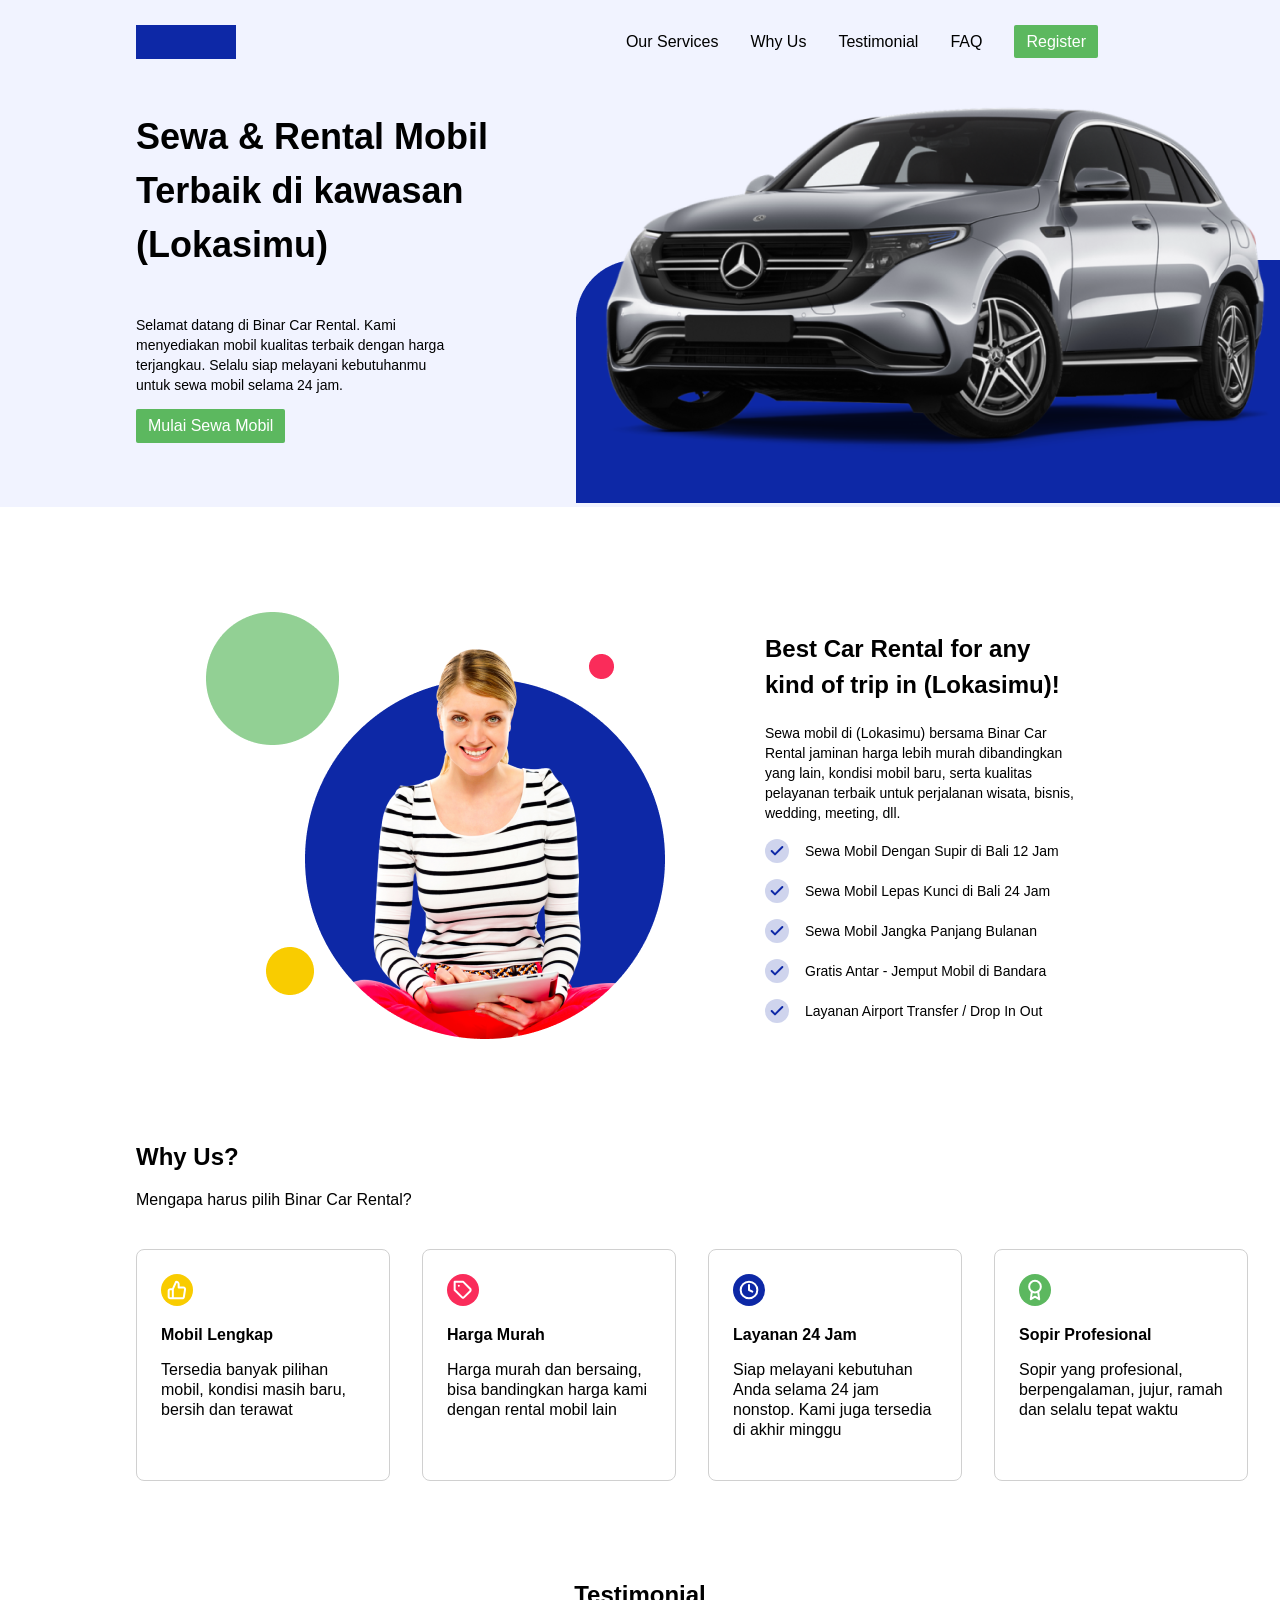
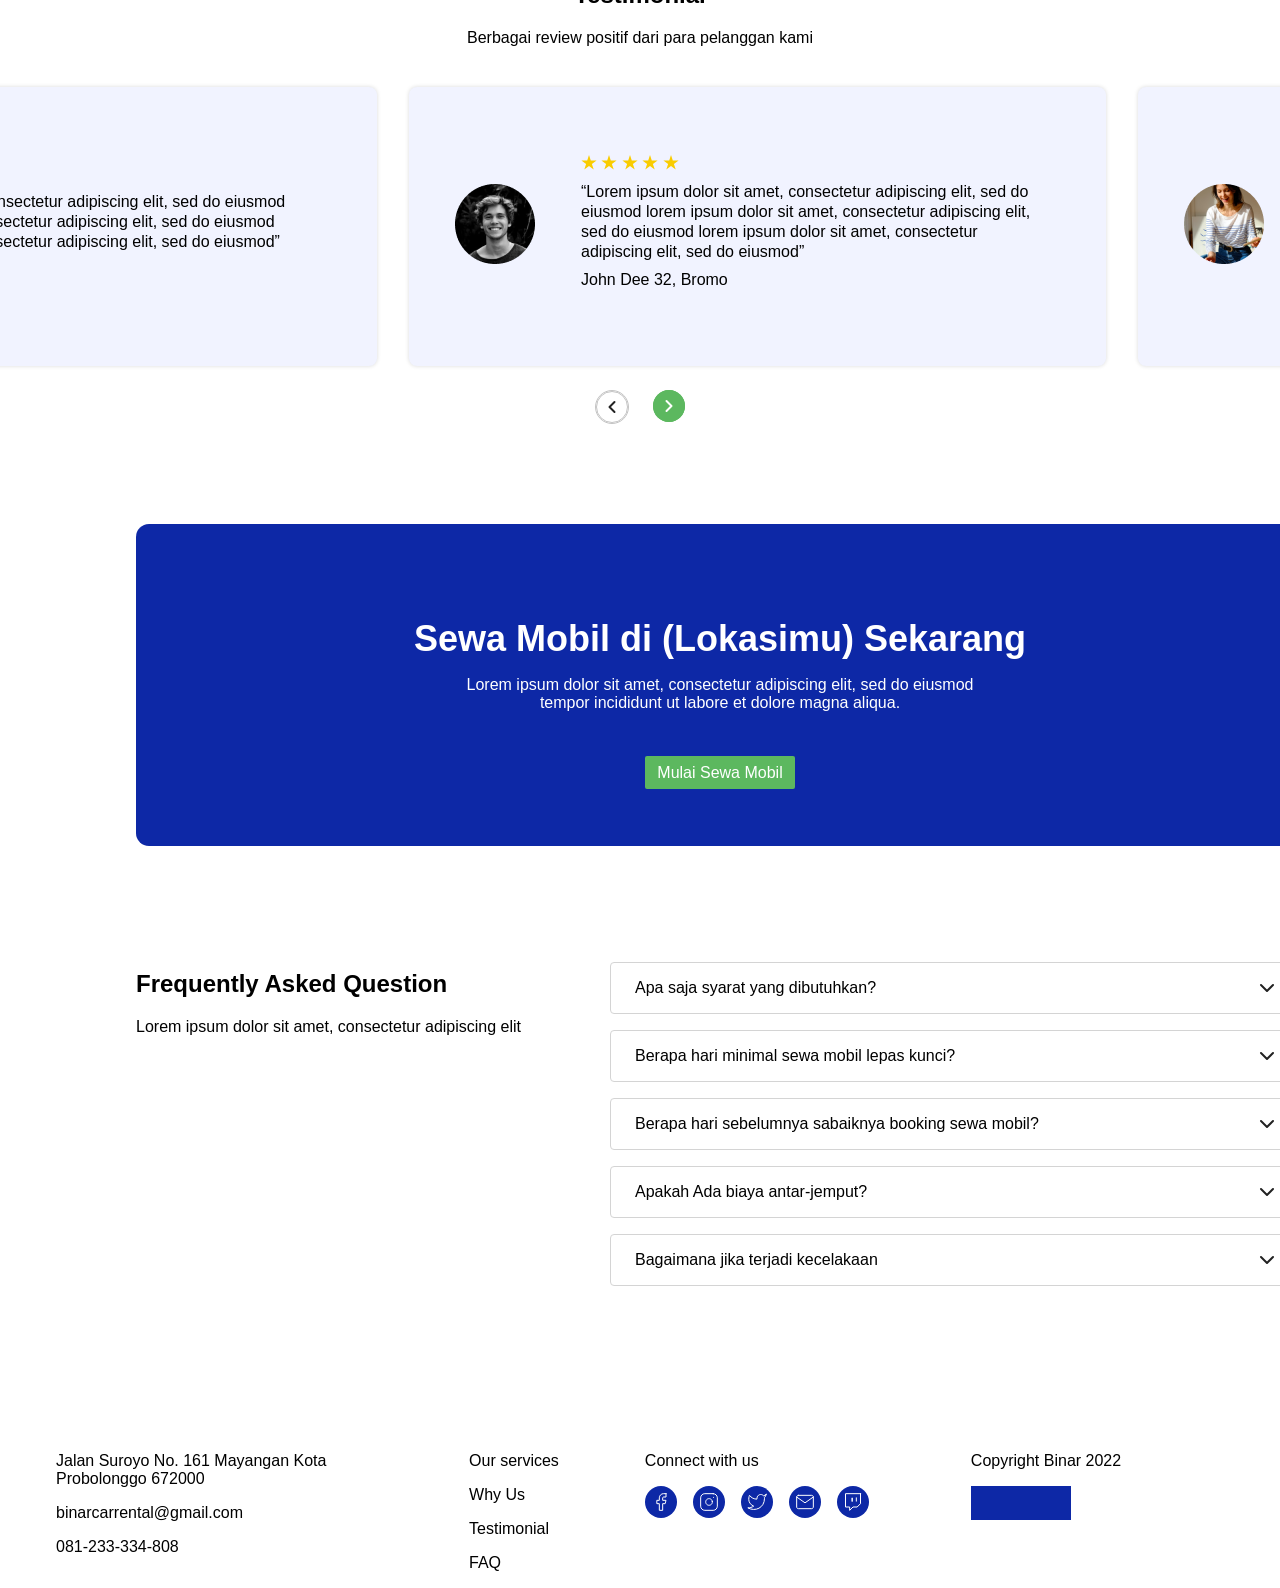
<file: public/index.html>
<!DOCTYPE html>
<html lang="en">
  <head>
    <meta charset="UTF-8" />
    <meta http-equiv="X-UA-Compatible" content="IE=edge" />
    <meta name="viewport" content="width=device-width, initial-scale=1.0" />
    <title>Landing Page</title>
    <link rel="stylesheet" href="assets/styles/style.css" />
  </head>
  <body>
    <script>
      function onClickSearch() {
        document.getElementsByClassName("search-button").click();
      }
    </script>
    <header>
      <nav class="navigation-bar">
        <img src="assets/images/logo.png" alt="Logo" />
        <ul>
          <li><a href="#">Our Services</a></li>
          <li><a href="#">Why Us</a></li>
          <li><a href="#">Testimonial</a></li>
          <li><a href="#">FAQ</a></li>
          <li><a href="#">Register</a></li>
        </ul>
      </nav>
      <section class="hero">
        <div class="hero-text">
          <h1>Sewa & Rental Mobil Terbaik di kawasan (Lokasimu)</h1>
          <p>
            Selamat datang di Binar Car Rental. Kami menyediakan mobil kualitas
            terbaik dengan harga terjangkau. Selalu siap melayani kebutuhanmu
            untuk sewa mobil selama 24 jam.
          </p>
          <a class="search-button" href="/cari">
            <!-- <button>Mulai Sewa Mobil</button> -->
            Mulai Sewa Mobil
          </a>
        </div>
        <div class="hero-img">
          <img src="assets/images/img_car.png" alt="Hero Image" />
        </div>
      </section>
    </header>

    <section class="services" id="services">
      <div class="services-img">
        <img src="assets/images/img_service.png" alt="Hero Services" />
      </div>
      <div class="services-text">
        <h1>Best Car Rental for any kind of trip in (Lokasimu)!</h1>
        <p>
          Sewa mobil di (Lokasimu) bersama Binar Car Rental jaminan harga lebih
          murah dibandingkan yang lain, kondisi mobil baru, serta kualitas
          pelayanan terbaik untuk perjalanan wisata, bisnis, wedding, meeting,
          dll.
        </p>
        <div>
          <img src="assets/images/img_checklist.svg" alt="Icon Checklist" />
          <p>Sewa Mobil Dengan Supir di Bali 12 Jam</p>
        </div>
        <div>
          <img src="assets/images/img_checklist.svg" alt="Icon Checklist" />
          <p>Sewa Mobil Lepas Kunci di Bali 24 Jam</p>
        </div>
        <div>
          <img src="assets/images/img_checklist.svg" alt="Icon Checklist" />
          <p>Sewa Mobil Jangka Panjang Bulanan</p>
        </div>
        <div>
          <img src="assets/images/img_checklist.svg" alt="Icon Checklist" />
          <p>Gratis Antar - Jemput Mobil di Bandara</p>
        </div>
        <div>
          <img src="assets/images/img_checklist.svg" alt="Icon Checklist" />
          <p>Layanan Airport Transfer / Drop In Out</p>
        </div>
      </div>
    </section>

    <section class="benefit" id="benefit">
      <h1>Why Us?</h1>
      <p>Mengapa harus pilih Binar Car Rental?</p>
      <div class="wrapper-card">
        <div class="card">
          <img src="assets/images/icon_complete.svg" alt="Icon Card" />
          <h1>Mobil Lengkap</h1>
          <p>
            Tersedia banyak pilihan mobil, kondisi masih baru, bersih dan
            terawat
          </p>
        </div>
        <div class="card">
          <img src="assets/images/icon_price.svg" alt="Icon Card" />
          <h1>Harga Murah</h1>
          <p>
            Harga murah dan bersaing, bisa bandingkan harga kami dengan rental
            mobil lain
          </p>
        </div>
        <div class="card">
          <img src="assets/images/icon_24hrs.svg" alt="Icon Card" />
          <h1>Layanan 24 Jam</h1>
          <p>
            Siap melayani kebutuhan Anda selama 24 jam nonstop. Kami juga
            tersedia di akhir minggu
          </p>
        </div>
        <div class="card">
          <img src="assets/images/icon_professional.svg" alt="Icon Card" />
          <h1>Sopir Profesional</h1>
          <p>
            Sopir yang profesional, berpengalaman, jujur, ramah dan selalu tepat
            waktu
          </p>
        </div>
      </div>
    </section>

    <section class="testimony" id="testimony">
      <h1>Testimonial</h1>
      <p>Berbagai review positif dari para pelanggan kami</p>
      <div class="wrapper-slide">
        <div class="slide">
          <div class="slide-image">
            <img src="assets/images/img_photo_1.png" alt="Image People" />
          </div>
          <div class="slide-text">
            <div class="wrap-stars">
              <img src="assets/images/Star 1.svg" alt="Image Star" />
              <img src="assets/images/Star 1.svg" alt="Image Star" />
              <img src="assets/images/Star 1.svg" alt="Image Star" />
              <img src="assets/images/Star 1.svg" alt="Image Star" />
              <img src="assets/images/Star 1.svg" alt="Image Star" />
            </div>
            <p>
              “Lorem ipsum dolor sit amet, consectetur adipiscing elit, sed do
              eiusmod lorem ipsum dolor sit amet, consectetur adipiscing elit,
              sed do eiusmod lorem ipsum dolor sit amet, consectetur adipiscing
              elit, sed do eiusmod”
            </p>
            <p class="text-name">John Dee 32, Bromo</p>
          </div>
        </div>
        <div class="slide">
          <div class="slide-image">
            <img src="assets/images/img_photo.png" alt="Image People" />
          </div>
          <div class="slide-text">
            <div class="wrap-stars">
              <img src="assets/images/Star 1.svg" alt="Image Star" />
              <img src="assets/images/Star 1.svg" alt="Image Star" />
              <img src="assets/images/Star 1.svg" alt="Image Star" />
              <img src="assets/images/Star 1.svg" alt="Image Star" />
              <img src="assets/images/Star 1.svg" alt="Image Star" />
            </div>
            <p>
              “Lorem ipsum dolor sit amet, consectetur adipiscing elit, sed do
              eiusmod lorem ipsum dolor sit amet, consectetur adipiscing elit,
              sed do eiusmod lorem ipsum dolor sit amet, consectetur adipiscing
              elit, sed do eiusmod”
            </p>
            <p class="text-name">John Dee 32, Bromo</p>
          </div>
        </div>
        <div class="slide">
          <div class="slide-image">
            <img src="assets/images/img_photo_2.png" alt="Image People" />
          </div>
          <div class="slide-text">
            <div class="wrap-stars">
              <img src="assets/images/Star 1.svg" alt="Image Star" />
              <img src="assets/images/Star 1.svg" alt="Image Star" />
              <img src="assets/images/Star 1.svg" alt="Image Star" />
              <img src="assets/images/Star 1.svg" alt="Image Star" />
              <img src="assets/images/Star 1.svg" alt="Image Star" />
            </div>
            <p>
              “Lorem ipsum dolor sit amet, consectetur adipiscing elit, sed do
              eiusmod lorem ipsum dolor sit amet, consectetur adipiscing elit,
              sed do eiusmod lorem ipsum dolor sit amet, consectetur adipiscing
              elit, sed do eiusmod”
            </p>
            <p class="text-name">John Dee 32, Bromo</p>
          </div>
        </div>
      </div>
      <div class="wrap-arrow">
        <div>
          <img src="assets/images/Left button.svg" alt="Icon Arrow Left" />
        </div>
        <div>
          <img src="assets/images/Right button.svg" alt="Icon Arrow Right" />
        </div>
      </div>
    </section>

    <section class="banner">
      <div class="banner-box">
        <h1>Sewa Mobil di (Lokasimu) Sekarang</h1>
        <p>
          Lorem ipsum dolor sit amet, consectetur adipiscing elit, sed do
          eiusmod tempor incididunt ut labore et dolore magna aliqua.
        </p>
        <div class="banner-button">
          <a href="#">Mulai Sewa Mobil</a>
        </div>
      </div>
    </section>

    <section class="faq" id="faq">
      <div class="faq-header">
        <h1>Frequently Asked Question</h1>
        <p>Lorem ipsum dolor sit amet, consectetur adipiscing elit</p>
      </div>
      <div class="faq-list">
        <div class="faq-element">
          <p>Apa saja syarat yang dibutuhkan?</p>
          <img src="assets/images/fi_chevron-down.svg" alt="Img Arrow Down" />
        </div>
        <div class="faq-element">
          <p>Berapa hari minimal sewa mobil lepas kunci?</p>
          <img src="assets/images/fi_chevron-down.svg" alt="Img Arrow Down" />
        </div>
        <div class="faq-element">
          <p>Berapa hari sebelumnya sabaiknya booking sewa mobil?</p>
          <img src="assets/images/fi_chevron-down.svg" alt="Img Arrow Down" />
        </div>
        <div class="faq-element">
          <p>Apakah Ada biaya antar-jemput?</p>
          <img src="assets/images/fi_chevron-down.svg" alt="Img Arrow Down" />
        </div>
        <div class="faq-element">
          <p>Bagaimana jika terjadi kecelakaan</p>
          <img src="assets/images/fi_chevron-down.svg" alt="Img Arrow Down" />
        </div>
      </div>
    </section>

    <section class="footer">
      <div class="contact-us">
        <p>Jalan Suroyo No. 161 Mayangan Kota Probolonggo 672000</p>
        <p>binarcarrental@gmail.com</p>
        <p>081-233-334-808</p>
        <!-- <ul>
          <li>Jalan Suroyo No. 161 Mayangan Kota Probolonggo 672000</li>
          <li>binarcarrental@gmail.com</li>
          <li>081-233-334-808</li>
        </ul> -->
      </div>
      <div class="links">
        <!-- <ul>
          <li><a href="#">Our services</a></li>
          <li><a href="#">Why Us</a></li>
          <li><a href="#">Testimonial</a></li>
          <li><a href="#">FAQ</a></li>
        </ul> -->
        <p><a href="#services">Our services</a></p>
        <p><a href="#benefit">Why Us</a></p>
        <p><a href="#testimony">Testimonial</a></p>
        <p><a href="#faq">FAQ</a></p>
      </div>
      <div class="connect-us">
        <p>Connect with us</p>
        <ul>
          <li>
            <a href=""
              ><img src="assets/images/icon_facebook.svg" alt="Image Icon"
            /></a>
          </li>
          <li>
            <a href=""
              ><img src="assets/images/icon_instagram.svg" alt="Image Icon"
            /></a>
          </li>
          <li>
            <a href=""
              ><img src="assets/images/icon_twitter.svg" alt="Image Icon"
            /></a>
          </li>
          <li>
            <a href=""
              ><img src="assets/images/icon_mail.svg" alt="Image Icon"
            /></a>
          </li>
          <li>
            <a href=""
              ><img src="assets/images/icon_twitch.svg" alt="Image Icon"
            /></a>
          </li>
        </ul>
      </div>
      <div class="copyright">
        <p>Copyright Binar 2022</p>
        <img src="assets/images/logo.png" alt="Logo" />
      </div>
    </section>
  </body>
</html>
</file>
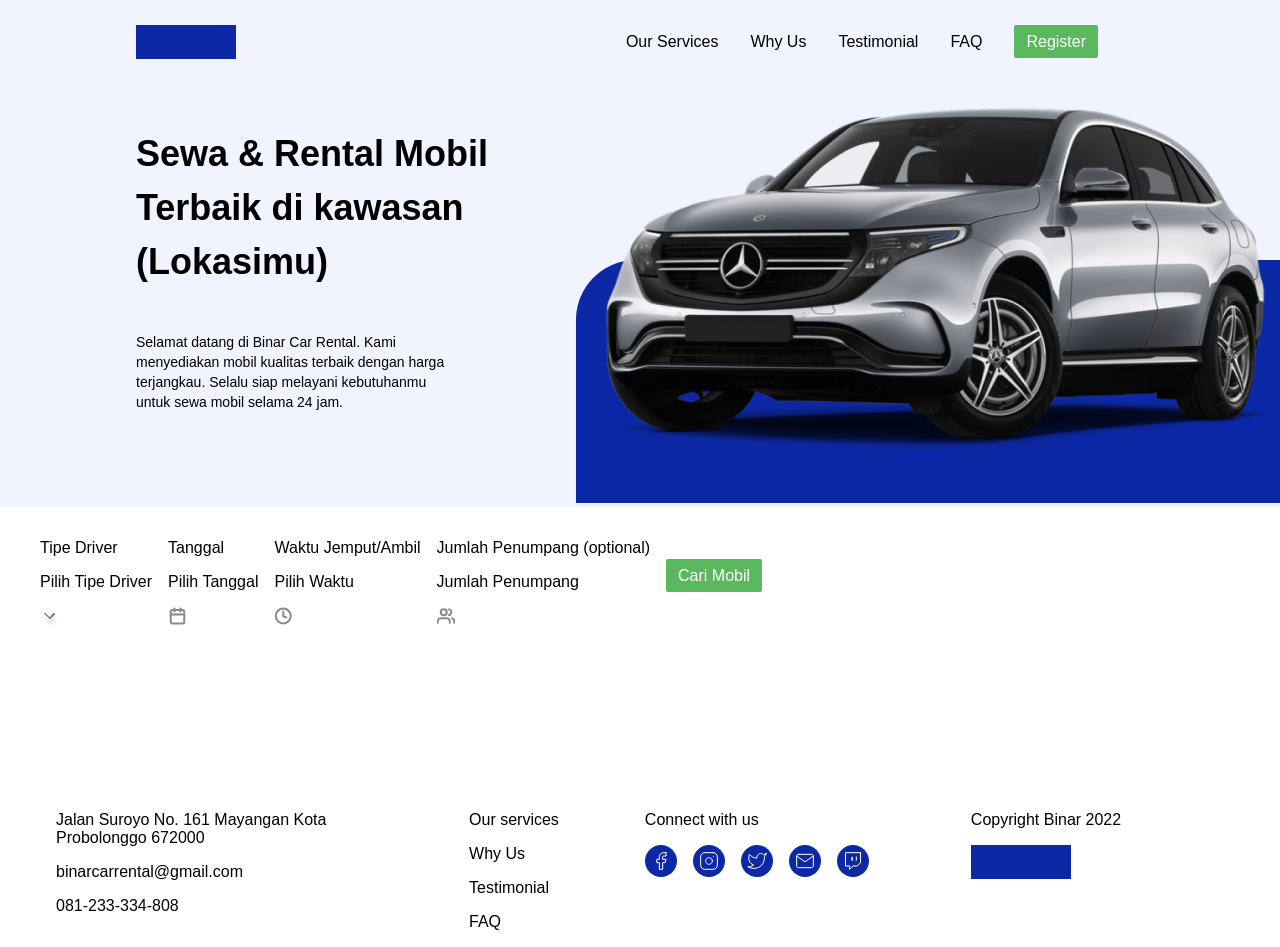
<file: public/carimobil.html>
<!DOCTYPE html>
<html lang="en">
  <head>
    <meta charset="UTF-8" />
    <meta http-equiv="X-UA-Compatible" content="IE=edge" />
    <meta name="viewport" content="width=device-width, initial-scale=1.0" />
    <title>Cari Mobil</title>
    <link rel="stylesheet" href="assets/styles/style.css" />
  </head>
  <body>
    <header>
      <nav class="navigation-bar">
        <img src="assets/images/logo.png" alt="Logo" />
        <ul>
          <li><a href="#">Our Services</a></li>
          <li><a href="#">Why Us</a></li>
          <li><a href="#">Testimonial</a></li>
          <li><a href="#">FAQ</a></li>
          <li><a href="#">Register</a></li>
        </ul>
      </nav>
      <section class="hero">
        <div class="hero-text">
          <h1>Sewa & Rental Mobil Terbaik di kawasan (Lokasimu)</h1>
          <p>
            Selamat datang di Binar Car Rental. Kami menyediakan mobil kualitas
            terbaik dengan harga terjangkau. Selalu siap melayani kebutuhanmu
            untuk sewa mobil selama 24 jam.
          </p>
          <!-- <a href="#">
            Mulai Sewa Mobil
          </a> -->
        </div>
        <div class="hero-img">
          <img src="assets/images/img_car.png" alt="Hero Image" />
        </div>
      </section>
    </header>
    <section class="search">
      <ul>
        <li>
          <p>Tipe Driver</p>
          <div class="search-element">
            <p>Pilih Tipe Driver</p>
            <img src="assets/images/fi_chevron-down_1.svg" alt="Img Arrow Down" />
          </div>
        </li>
        <li>
          <p>Tanggal</p>
          <div class="search-element">
            <p>Pilih Tanggal</p>
            <img src="assets/images/fi_calendar.svg" alt="Img Calendar" />
          </div>
        </li>
        <li>
          <p>Waktu Jemput/Ambil</p>
          <div class="search-element">
            <p>Pilih Waktu</p>
            <img src="assets/images/fi_clock.svg" alt="Img Clock" />
          </div>
        </li>
        <li>
          <p>Jumlah Penumpang (optional)</p>
          <div class="search-element">
            <p>Jumlah Penumpang</p>
            <img src="assets/images/fi_users.svg" alt="Img Users" />
          </div>
        </li>
        <li><a href="#">Cari Mobil</a></li>
      </ul>
    </section>
    <section class="footer">
      <div class="contact-us">
        <p>Jalan Suroyo No. 161 Mayangan Kota Probolonggo 672000</p>
        <p>binarcarrental@gmail.com</p>
        <p>081-233-334-808</p>
      </div>
      <div class="links">
        <p><a href="#services">Our services</a></p>
        <p><a href="#benefit">Why Us</a></p>
        <p><a href="#testimony">Testimonial</a></p>
        <p><a href="#faq">FAQ</a></p>
      </div>
      <div class="connect-us">
        <p>Connect with us</p>
        <ul>
          <li>
            <a href=""
              ><img src="assets/images/icon_facebook.svg" alt="Image Icon"
            /></a>
          </li>
          <li>
            <a href=""
              ><img src="assets/images/icon_instagram.svg" alt="Image Icon"
            /></a>
          </li>
          <li>
            <a href=""
              ><img src="assets/images/icon_twitter.svg" alt="Image Icon"
            /></a>
          </li>
          <li>
            <a href=""
              ><img src="assets/images/icon_mail.svg" alt="Image Icon"
            /></a>
          </li>
          <li>
            <a href=""
              ><img src="assets/images/icon_twitch.svg" alt="Image Icon"
            /></a>
          </li>
        </ul>
      </div>
      <div class="copyright">
        <p>Copyright Binar 2022</p>
        <img src="assets/images/logo.png" alt="Logo" />
      </div>
    </section>
  </body>
</html>
</file>
<file: public/assets/styles/style.css>
body {
  margin: 0;
  padding: 0;
  font-family: Helvetica;
}
header {
  background-color: #f1f3ff;
  padding-top: 24px;
  max-width: fit-content;
}
nav {
  height: 36px;
  display: flex;
  justify-content: space-between;
  align-items: center;
  max-width: 1440px;
  margin: auto;
  margin-left: 136px;
  margin-right: 136px;
}
nav ul {
  list-style: none;
  display: flex;
  margin-right: 14px;
}
nav ul li {
  margin-right: 32px;
}
nav ul li a {
  text-decoration: none;
  color: #000000;
}
nav ul li a:hover {
  color: salmon;
}
nav ul li:last-child a {
  background: #5cb85f;
  padding: 8px 12px;
  border-radius: 2px;
  color: #ffffff;
}
nav ul li:last-child a:hover {
  background: #668cff;
}
.hero {
  display: flex;
  padding-top: 36px;
  max-width: 1440px;
  margin: 0;
  /* margin-left: 136px; */
}
.hero .hero-text {
  display: flex;
  flex-direction: column;
  justify-content: center;
  /* margin: auto; */
  margin-left: 136px;
}
.hero .hero-text h1 {
  font-size: 36px;
  /* margin: 0; */
  font-weight: 700;
  margin-top: -50px;
  line-height: 150%;
}
.hero .hero-text p {
  font-weight: 300;
  font-size: 14px;
  line-height: 20px;
  margin-right: 128px;
}
/* .hero .hero-text button {
  width: 140px;
  height: 36px;
  background: #5cb85f;
  border-radius: 2px;
  color: #ffffff;
  border: 0;
  font-size: 14px;
  font-weight: 700;
} */
.hero .hero-text a {
  width: fit-content;
  height: fit-content;
  text-decoration: none;
  background: #5cb85f;
  padding: 8px 12px;
  border-radius: 2px;
  color: #ffffff;
}
.hero .hero-text a:hover {
  background: #668cff;
}
.services {
  max-width: 1440px;
  padding-right: 206px;
  margin: auto;
  margin-top: 104px;
  display: flex;
}
.services .services-img {
  /* margin: auto; */
  margin-left: 206px;
  margin-right: 100px;
}
.services .services-text h1 {
  line-height: 36px;
  font-size: 24px;
  width: 100%;
}
.services .services-text p {
  font-weight: 300;
  font-size: 14px;
  line-height: 20px;
  width: 105%;
}
.services .services-text div {
  display: flex;
  margin-top: 16px;
  align-items: center;
}
.services .services-text div p {
  margin: 0;
}
.services .services-text img {
  margin-right: 16px;
}
.benefit {
  max-width: 1440px;
  margin: auto;
  margin-top: 100px;
  padding-left: 136px;
}
.benefit h1 {
  font-size: 24px;
}
.benefit p {
  font-weight: 300;
}
.benefit .wrapper-card {
  display: flex;
  margin-top: 40px;
}
.benefit .wrapper-card .card {
  padding: 24px;
  border: 1px solid #d0d0d0;
  border-radius: 8px;
  margin-right: 32px;
  width: 268px;
}
.benefit .wrapper-card .card h1 {
  margin: 16px 0;
  font-size: 16px;
}
.benefit .wrapper-card .card p {
  line-height: 20px;
}
.testimony {
  max-width: 1440px;
  margin: auto;
  margin-top: 100px;
}
.testimony > h1,
.testimony > p {
  text-align: center;
}
.testimony .wrapper-slide {
  display: flex;
  margin-top: 40px;
  width: fit-content;
  margin-left: -320px;
}
.testimony .wrapper-slide .slide {
  width: 619px;
  border-radius: 8px;
  background: #f1f3ff;
  padding: 68px 32px 68px 46px;
  box-shadow: 0px 0px 4px rgba(0, 0, 0, 0.15);
  display: flex;
  align-items: center;
  margin-right: 32px;
}
.testimony .wrapper-slide .slide .slide-image {
  margin-right: 46px;
}
.testimony .wrapper-slide .slide .slide-text p {
  margin: 8px 0;
  font-weight: 300;
  line-height: 20px;
  width: 95%;
}
.testimony .wrapper-slide .slide .slide-text .text-name {
  font-weight: 400;
}
.testimony .wrap-arrow {
  margin: auto;
  display: flex;
  justify-content: center;
  margin-top: 24px;
}
.testimony .wrap-arrow div {
  width: 32px;
  height: 32px;
  border-radius: 50%;
}
.testimony .wrap-arrow div:first-child {
  background: #ffffff;
  border: 1px solid #c4c4c4;
  margin-right: 24px;
}
.testimony .wrap-arrow div:last-child {
  background: #5cb85f;
}
.banner {
  /* max-width: 1440px; */
  width: 1168px;
  background: #0d28a6;
  border-radius: 13px;
  margin-top: 100px;
  margin-left: 136px;
  margin-right: 136px;
  padding: 64px 0 64px 0;
}
.banner .banner-box h1 {
  font-weight: 700;
  font-size: 36px;
  text-align: center;
  color: #ffffff;
  margin-bottom: 16px;
}
.banner .banner-box p {
  width: 45%;
  text-align: center;
  color: #ffffff;
  margin: auto;
  margin-bottom: 52px;
}
.banner .banner-box .banner-button {
  width: fit-content;
  height: fit-content;
  margin: 0 auto;
}
.banner .banner-box .banner-button a {
  /* width: fit-content; */
  /* height: fit-content; */
  text-decoration: none;
  background: #5cb85f;
  padding: 8px 12px;
  border-radius: 2px;
  color: #ffffff;
  /* margin: auto; */
}
.banner .banner-box .banner-button a:hover {
  background: #668cff;
}
.faq {
  max-width: 1440px;
  width: 1168px;
  margin: auto;
  margin-top: 100px;
  padding: 0 136px 0 136px;
  display: flex;
}
/* .faq .faq-header {
  margin-right: 132px;
} */
.faq .faq-header h1 {
  font-weight: 700;
  font-size: 24px;
  line-height: 36px;
  margin-bottom: 16px;
}
.faq .faq-header p {
  margin-top: 16px;
}
.faq .faq-list {
  margin: auto;
  margin-right: 0;
  justify-content: flex-end;
}
.faq .faq-list .faq-element {
  display: flex;
  margin-top: 16px;
  align-items: center;
  width: 668px;
  border: 1px solid #d4d4d4;
  border-radius: 4px;
  padding-left: 24px;
  /* padding-right: 24px; */
}
/* .faq .faq-list .faq-element p {
  margin: auto;
  margin-left: 24px;
} */
.faq .faq-list .faq-element img {
  margin: auto;
  margin-right: 24px;
}
.footer {
  max-width: 1440px;
  width: 1168px;
  margin: auto;
  margin-top: 150px;
  display: flex;
}
.footer .contact-us {
  margin-right: 86px;
  width: 28%;
}
.footer .links {
  margin-right: 86px;
}
.footer .links ul {
  list-style: none;
}
.footer .links p a {
  text-decoration: none;
  color: #000000;
}
.footer .links p a:hover {
  color: salmon;
}
.footer .connect-us {
  margin-right: 86px;
}
.footer .connect-us ul {
  list-style: none;
  display: flex;
  margin: 16px auto;
  padding: 0;
}
.footer .connect-us ul li {
  margin-right: 16px;
}
.search {
  display: flex;
  justify-content: space-between;
  max-width: 1047px;
}
.search ul {
  list-style: none;
  display: flex;
}
.search ul li {
  margin-right: 16px;
}
.search ul li:last-child {
  margin: auto;
}
.search ul li:last-child a {
  text-decoration: none;
  background: #5cb85f;
  padding: 8px 12px;
  border-radius: 2px;
  color: #ffffff;
}

/* nav {
  height: 36px;
  display: flex;
  justify-content: space-between;
  align-items: center;
  max-width: 1440px;
  margin: auto;
  margin-left: 136px;
  margin-right: 136px;
}
nav ul {
  list-style: none;
  display: flex;
  margin-right: 14px;
}
nav ul li {
  margin-right: 32px;
}
nav ul li a {
  text-decoration: none;
  color: #000000;
}
nav ul li a:hover {
  color: salmon;
}
nav ul li:last-child a {
  background: #5cb85f;
  padding: 8px 12px;
  border-radius: 2px;
  color: #ffffff;
}
nav ul li:last-child a:hover {
  background: #668cff;
} */
</file>
